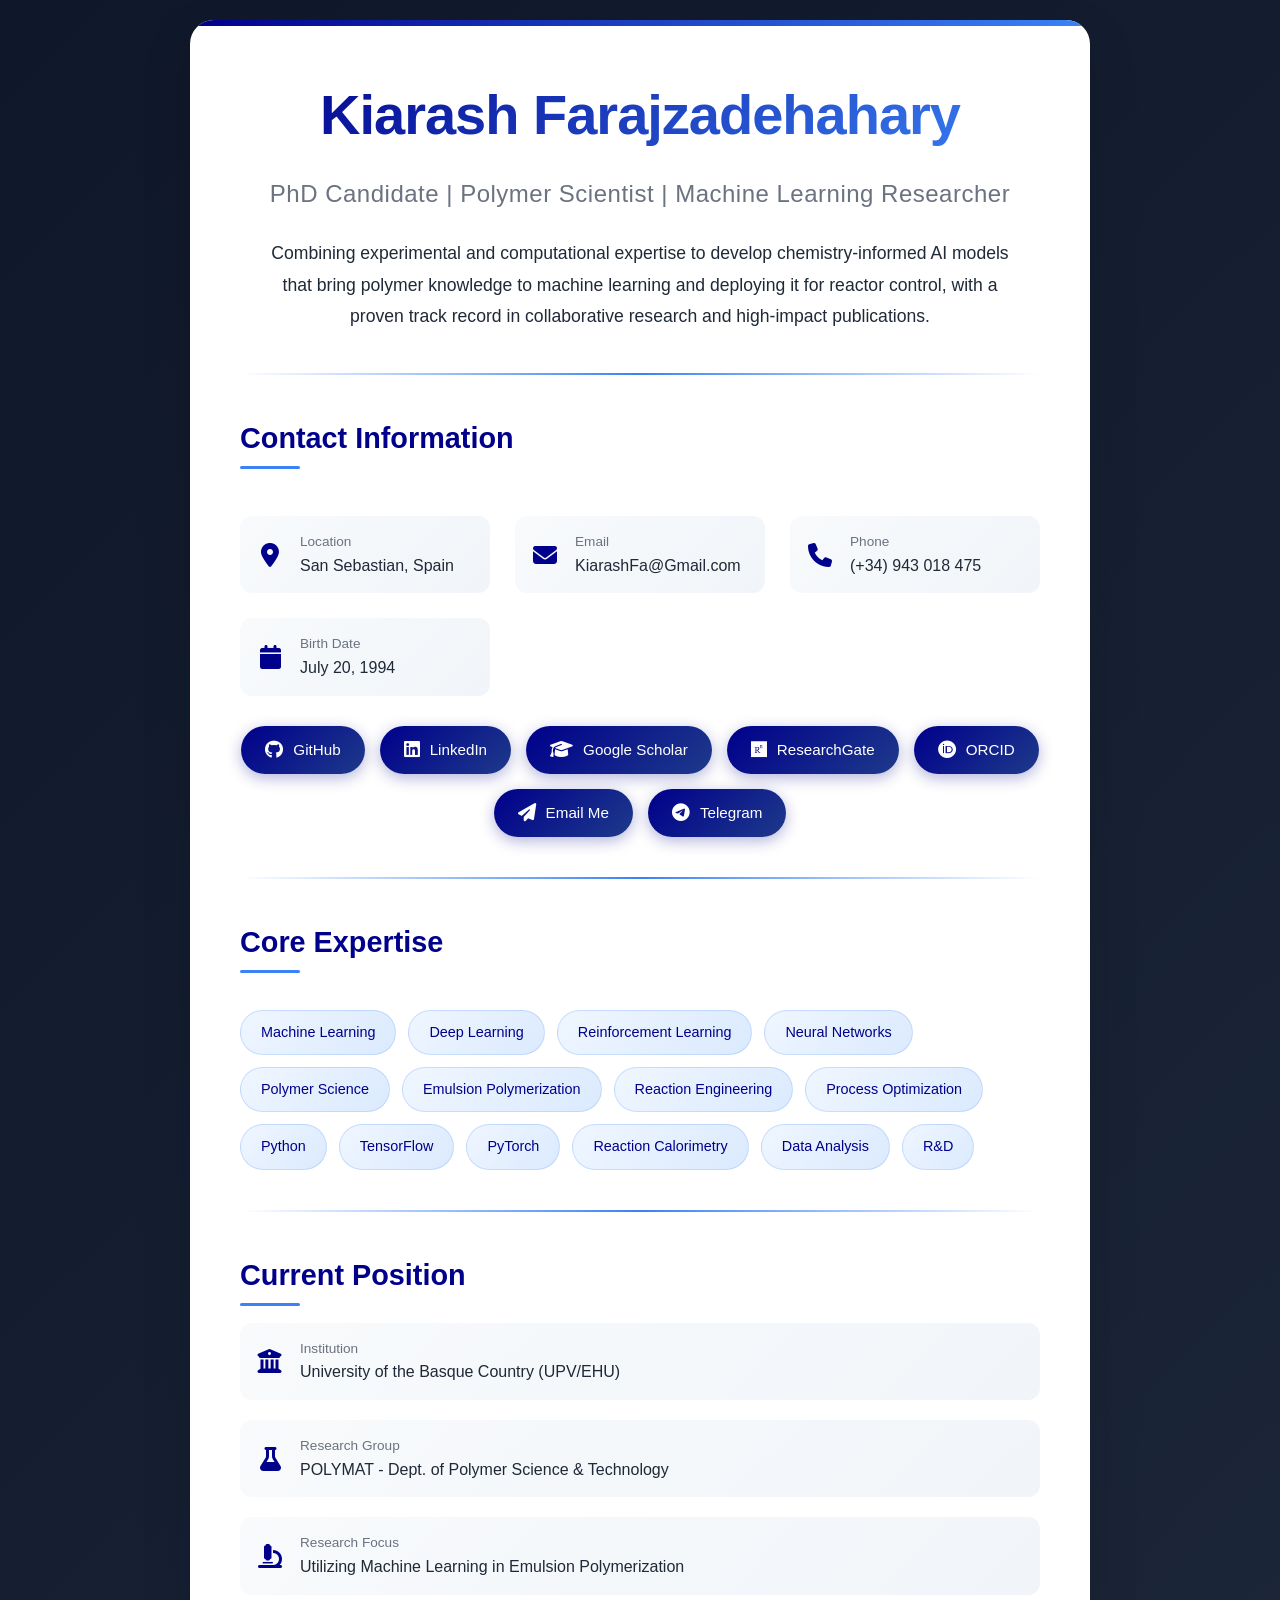
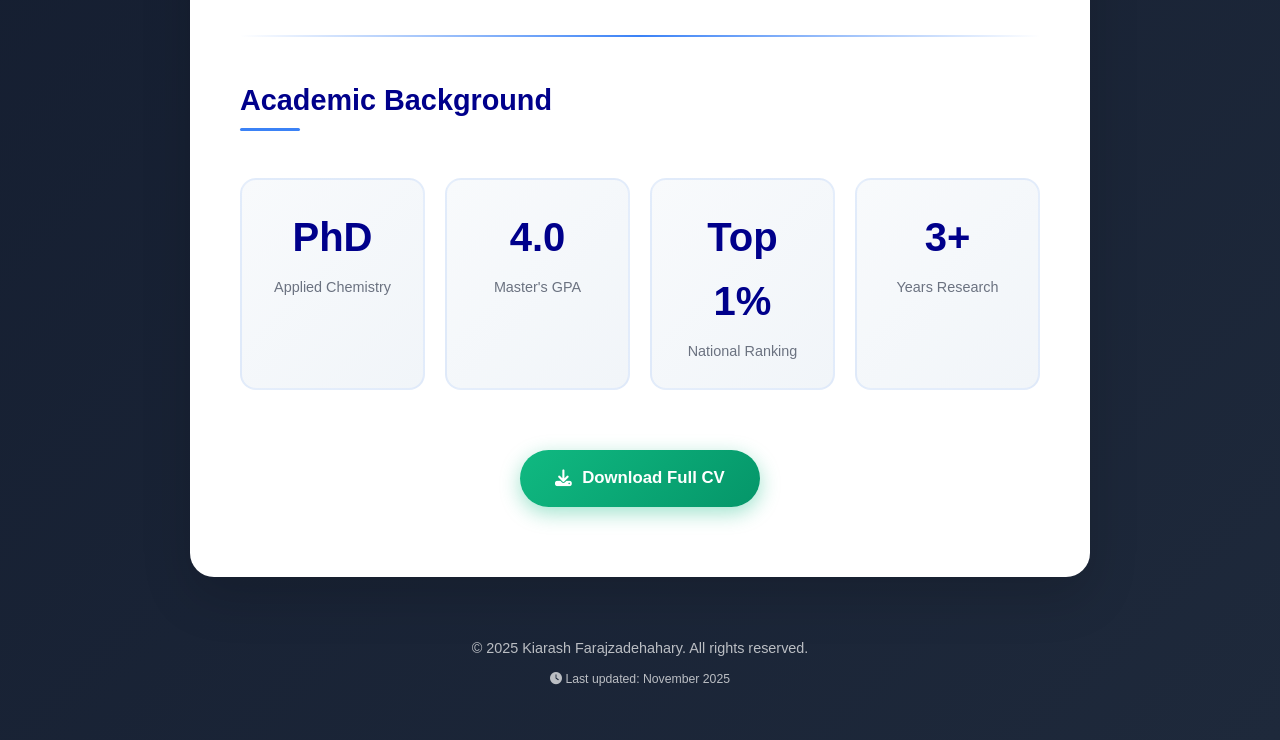
<file: About.html>
<!DOCTYPE html>
<html lang="en">
<head>
    <meta charset="UTF-8">
    <meta name="viewport" content="width=device-width, initial-scale=1.0">
    <meta name="description" content="Kiarash Farajzadehahary - Polymer Scientist and Machine Learning Researcher">
    <meta name="author" content="Kiarash Farajzadehahary">
    <meta name="keywords" content="polymer science, machine learning, emulsion polymerization, AI, research">
    <title>Kiarash Farajzadehahary | About</title>
    <link rel="stylesheet" href="https://cdnjs.cloudflare.com/ajax/libs/font-awesome/6.4.0/css/all.min.css">
    <style>
        * {
            margin: 0;
            padding: 0;
            box-sizing: border-box;
        }

        :root {
            --primary-color: #00008B;
            --secondary-color: #1e3a8a;
            --accent-color: #3b82f6;
            --text-dark: #1f2937;
            --text-light: #6b7280;
            --bg-gradient-start: #0f172a;
            --bg-gradient-end: #1e293b;
            --card-bg: #ffffff;
            --shadow: 0 20px 50px rgba(0, 0, 0, 0.15);
        }

        body {
            font-family: 'Segoe UI', -apple-system, BlinkMacSystemFont, 'Roboto', 'Oxygen', 'Ubuntu', 'Cantarell', sans-serif;
            line-height: 1.6;
            color: var(--text-dark);
            background: linear-gradient(135deg, var(--bg-gradient-start) 0%, var(--bg-gradient-end) 100%);
            min-height: 100vh;
            padding: 20px;
        }

        .container {
            max-width: 900px;
            margin: 0 auto;
            animation: fadeIn 0.8s ease-out;
        }

        @keyframes fadeIn {
            from {
                opacity: 0;
                transform: translateY(20px);
            }
            to {
                opacity: 1;
                transform: translateY(0);
            }
        }

        .card {
            background: var(--card-bg);
            border-radius: 24px;
            padding: 50px;
            box-shadow: var(--shadow);
            margin-bottom: 30px;
            position: relative;
            overflow: hidden;
        }

        .card::before {
            content: '';
            position: absolute;
            top: 0;
            left: 0;
            right: 0;
            height: 6px;
            background: linear-gradient(90deg, var(--primary-color), var(--accent-color));
        }

        .header-section {
            text-align: center;
            margin-bottom: 40px;
        }

        .name {
            font-size: 3.5em;
            font-weight: 700;
            background: linear-gradient(135deg, var(--primary-color), var(--accent-color));
            -webkit-background-clip: text;
            -webkit-text-fill-color: transparent;
            background-clip: text;
            margin-bottom: 15px;
            letter-spacing: -1px;
        }

        .title {
            font-size: 1.5em;
            color: var(--text-light);
            font-weight: 300;
            margin-bottom: 25px;
            letter-spacing: 0.5px;
        }

        .summary {
            font-size: 1.1em;
            line-height: 1.8;
            color: var(--text-dark);
            max-width: 750px;
            margin: 0 auto 30px;
            text-align: center;
        }

        .divider {
            height: 2px;
            background: linear-gradient(90deg, transparent, var(--accent-color), transparent);
            margin: 40px 0;
        }

        .info-grid {
            display: grid;
            grid-template-columns: repeat(auto-fit, minmax(250px, 1fr));
            gap: 25px;
            margin: 30px 0;
        }

        .info-item {
            display: flex;
            align-items: center;
            padding: 15px;
            border-radius: 12px;
            background: linear-gradient(135deg, #f8fafc 0%, #f1f5f9 100%);
            transition: all 0.3s ease;
        }

        .info-item:hover {
            transform: translateY(-3px);
            box-shadow: 0 10px 25px rgba(0, 0, 0, 0.1);
        }

        .info-item i {
            font-size: 1.5em;
            color: var(--primary-color);
            margin-right: 15px;
            min-width: 30px;
            text-align: center;
        }

        .info-item .label {
            font-size: 0.85em;
            color: var(--text-light);
            font-weight: 500;
            display: block;
        }

        .info-item .value {
            font-size: 1em;
            color: var(--text-dark);
            font-weight: 400;
        }

        .section-title {
            font-size: 1.8em;
            font-weight: 600;
            color: var(--primary-color);
            margin-bottom: 25px;
            position: relative;
            display: inline-block;
        }

        .section-title::after {
            content: '';
            position: absolute;
            bottom: -8px;
            left: 0;
            width: 60px;
            height: 3px;
            background: var(--accent-color);
            border-radius: 2px;
        }

        .contact-links {
            display: flex;
            flex-wrap: wrap;
            gap: 15px;
            justify-content: center;
            margin: 30px 0;
        }

        .contact-link {
            display: inline-flex;
            align-items: center;
            gap: 10px;
            padding: 12px 24px;
            background: linear-gradient(135deg, var(--primary-color), var(--secondary-color));
            color: white;
            text-decoration: none;
            border-radius: 50px;
            font-weight: 500;
            font-size: 0.95em;
            transition: all 0.3s ease;
            box-shadow: 0 4px 15px rgba(0, 0, 139, 0.3);
        }

        .contact-link:hover {
            transform: translateY(-3px);
            box-shadow: 0 8px 25px rgba(0, 0, 139, 0.4);
        }

        .contact-link i {
            font-size: 1.2em;
        }

        .expertise-tags {
            display: flex;
            flex-wrap: wrap;
            gap: 12px;
            margin: 20px 0;
        }

        .tag {
            padding: 10px 20px;
            background: linear-gradient(135deg, #eff6ff, #dbeafe);
            color: var(--primary-color);
            border-radius: 25px;
            font-size: 0.9em;
            font-weight: 500;
            border: 1px solid rgba(59, 130, 246, 0.2);
            transition: all 0.3s ease;
        }

        .tag:hover {
            background: linear-gradient(135deg, var(--primary-color), var(--accent-color));
            color: white;
            transform: scale(1.05);
        }

        .stats-grid {
            display: grid;
            grid-template-columns: repeat(auto-fit, minmax(150px, 1fr));
            gap: 20px;
            margin: 30px 0;
        }

        .stat-card {
            text-align: center;
            padding: 25px;
            background: linear-gradient(135deg, #f8fafc, #f1f5f9);
            border-radius: 16px;
            border: 2px solid rgba(59, 130, 246, 0.1);
            transition: all 0.3s ease;
        }

        .stat-card:hover {
            border-color: var(--accent-color);
            transform: translateY(-5px);
        }

        .stat-number {
            font-size: 2.5em;
            font-weight: 700;
            color: var(--primary-color);
            display: block;
            margin-bottom: 5px;
        }

        .stat-label {
            font-size: 0.9em;
            color: var(--text-light);
            font-weight: 500;
        }

        .footer {
            text-align: center;
            padding: 30px;
            color: rgba(255, 255, 255, 0.7);
            font-size: 0.9em;
        }

        .download-cv {
            display: inline-flex;
            align-items: center;
            gap: 10px;
            padding: 15px 35px;
            background: linear-gradient(135deg, #10b981, #059669);
            color: white;
            text-decoration: none;
            border-radius: 50px;
            font-weight: 600;
            font-size: 1.05em;
            margin: 20px auto;
            transition: all 0.3s ease;
            box-shadow: 0 6px 20px rgba(16, 185, 129, 0.4);
        }

        .download-cv:hover {
            transform: translateY(-3px);
            box-shadow: 0 10px 30px rgba(16, 185, 129, 0.5);
        }

        @media (max-width: 768px) {
            .card {
                padding: 30px 20px;
            }

            .name {
                font-size: 2.5em;
            }

            .title {
                font-size: 1.2em;
            }

            .summary {
                font-size: 1em;
            }

            .info-grid {
                grid-template-columns: 1fr;
            }

            .contact-links {
                flex-direction: column;
                align-items: stretch;
            }

            .contact-link {
                justify-content: center;
            }
        }

        .pulse {
            animation: pulse 2s ease-in-out infinite;
        }

        @keyframes pulse {
            0%, 100% {
                opacity: 1;
            }
            50% {
                opacity: 0.7;
            }
        }
    </style>
</head>
<body>
    <div class="container">
        <div class="card">
            <div class="header-section">
                <h1 class="name">Kiarash Farajzadehahary</h1>
                <p class="title">PhD Candidate | Polymer Scientist | Machine Learning Researcher</p>
                <p class="summary">
                    Combining experimental and computational expertise to develop chemistry-informed AI models 
                    that bring polymer knowledge to machine learning and deploying it for reactor control, 
                    with a proven track record in collaborative research and high-impact publications.
                </p>
            </div>

            <div class="divider"></div>

            <h2 class="section-title">Contact Information</h2>
            
            <div class="info-grid">
                <div class="info-item">
                    <i class="fas fa-map-marker-alt"></i>
                    <div>
                        <span class="label">Location</span>
                        <span class="value">San Sebastian, Spain</span>
                    </div>
                </div>
                
                <div class="info-item">
                    <i class="fas fa-envelope"></i>
                    <div>
                        <span class="label">Email</span>
                        <span class="value">KiarashFa@Gmail.com</span>
                    </div>
                </div>
                
                <div class="info-item">
                    <i class="fas fa-phone"></i>
                    <div>
                        <span class="label">Phone</span>
                        <span class="value">(+34) 943 018 475</span>
                    </div>
                </div>
                
                <div class="info-item">
                    <i class="fas fa-calendar"></i>
                    <div>
                        <span class="label">Birth Date</span>
                        <span class="value">July 20, 1994</span>
                    </div>
                </div>
            </div>

            <div class="contact-links">
                <a href="https://github.com/KiarashFa" class="contact-link" target="_blank">
                    <i class="fab fa-github"></i>
                    <span>GitHub</span>
                </a>
                
                <a href="https://www.linkedin.com/in/KiarashFa/" class="contact-link" target="_blank">
                    <i class="fab fa-linkedin"></i>
                    <span>LinkedIn</span>
                </a>
                
                <a href="https://scholar.google.com/citations?user=9D1FftIAAAAJ&hl=en" class="contact-link" target="_blank">
                    <i class="fas fa-graduation-cap"></i>
                    <span>Google Scholar</span>
                </a>
                
                <a href="https://www.researchgate.net/profile/Kiarash-Farajzadehahary" class="contact-link" target="_blank">
                    <i class="fab fa-researchgate"></i>
                    <span>ResearchGate</span>
                </a>
                
                <a href="https://orcid.org/0009-0006-6628-3009" class="contact-link" target="_blank">
                    <i class="fab fa-orcid"></i>
                    <span>ORCID</span>
                </a>
                
                <a href="mailto:KiarashFa@gmail.com" class="contact-link">
                    <i class="fas fa-paper-plane"></i>
                    <span>Email Me</span>
                </a>
                
                <a href="https://t.me/KiarashFa" class="contact-link" target="_blank">
                    <i class="fab fa-telegram"></i>
                    <span>Telegram</span>
                </a>
            </div>

            <div class="divider"></div>

            <h2 class="section-title">Core Expertise</h2>
            
            <div class="expertise-tags">
                <span class="tag">Machine Learning</span>
                <span class="tag">Deep Learning</span>
                <span class="tag">Reinforcement Learning</span>
                <span class="tag">Neural Networks</span>
                <span class="tag">Polymer Science</span>
                <span class="tag">Emulsion Polymerization</span>
                <span class="tag">Reaction Engineering</span>
                <span class="tag">Process Optimization</span>
                <span class="tag">Python</span>
                <span class="tag">TensorFlow</span>
                <span class="tag">PyTorch</span>
                <span class="tag">Reaction Calorimetry</span>
                <span class="tag">Data Analysis</span>
                <span class="tag">R&D</span>
            </div>

            <div class="divider"></div>

            <h2 class="section-title">Current Position</h2>
            
            <div class="info-item" style="margin-bottom: 20px;">
                <i class="fas fa-university"></i>
                <div>
                    <span class="label">Institution</span>
                    <span class="value">University of the Basque Country (UPV/EHU)</span>
                </div>
            </div>
            
            <div class="info-item" style="margin-bottom: 20px;">
                <i class="fas fa-flask"></i>
                <div>
                    <span class="label">Research Group</span>
                    <span class="value">POLYMAT - Dept. of Polymer Science & Technology</span>
                </div>
            </div>
            
            <div class="info-item">
                <i class="fas fa-microscope"></i>
                <div>
                    <span class="label">Research Focus</span>
                    <span class="value">Utilizing Machine Learning in Emulsion Polymerization</span>
                </div>
            </div>

            <div class="divider"></div>

            <h2 class="section-title">Academic Background</h2>
            
            <div class="stats-grid">
                <div class="stat-card">
                    <span class="stat-number">PhD</span>
                    <span class="stat-label">Applied Chemistry</span>
                </div>
                
                <div class="stat-card">
                    <span class="stat-number">4.0</span>
                    <span class="stat-label">Master's GPA</span>
                </div>
                
                <div class="stat-card">
                    <span class="stat-number">Top 1%</span>
                    <span class="stat-label">National Ranking</span>
                </div>
                
                <div class="stat-card">
                    <span class="stat-number pulse">3+</span>
                    <span class="stat-label">Years Research</span>
                </div>
            </div>

            <div style="text-align: center; margin-top: 40px;">
                <a href="Kiarash_CV.pdf" class="download-cv" download>
                    <i class="fas fa-download"></i>
                    <span>Download Full CV</span>
                </a>
            </div>
        </div>

        <div class="footer">
            <p>© 2025 Kiarash Farajzadehahary. All rights reserved.</p>
            <p style="margin-top: 10px; font-size: 0.85em;">
                <i class="fas fa-clock"></i> Last updated: November 2025
            </p>
        </div>
    </div>
</body>
</html>
</file>
